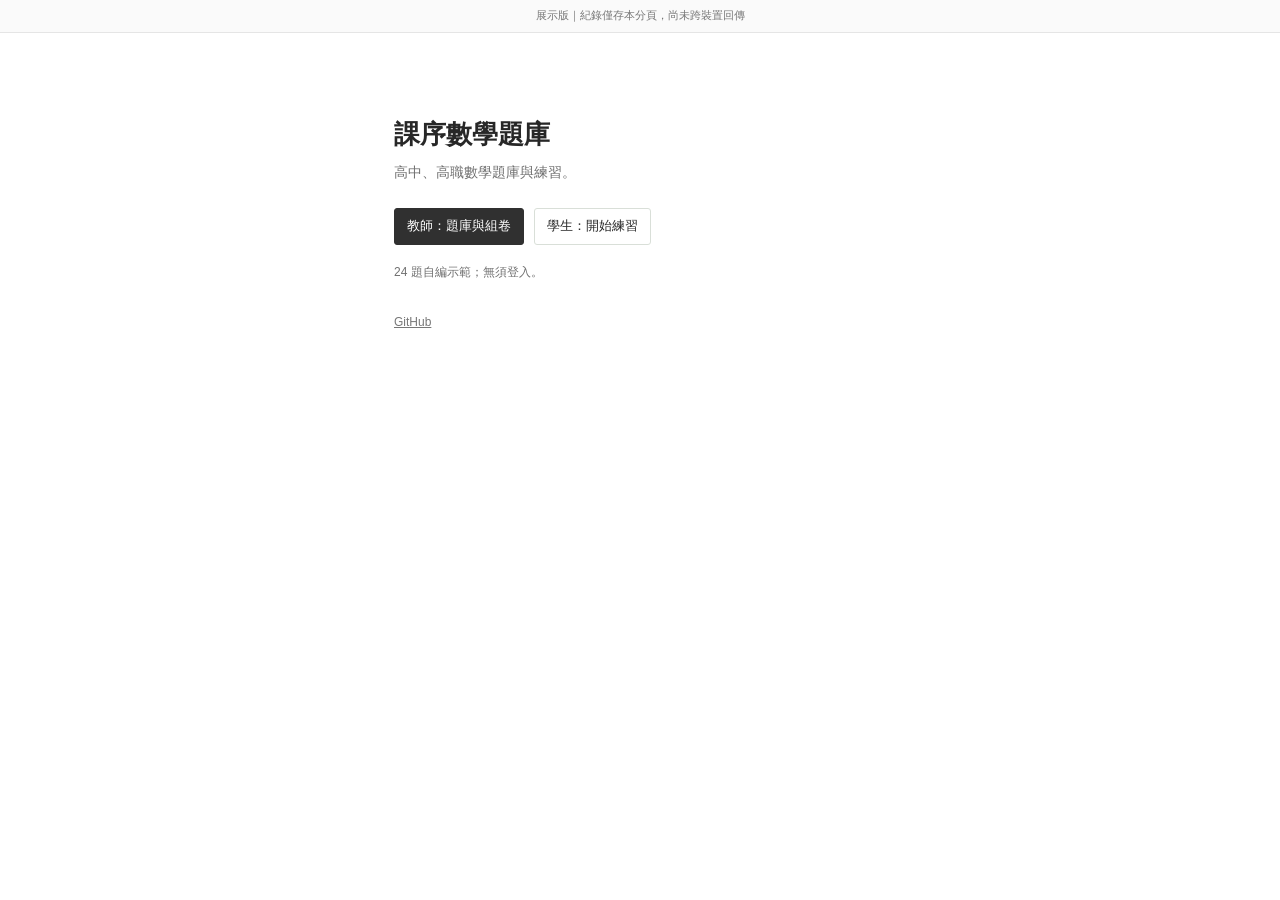
<file: index.html>
<!doctype html>
<html lang="zh-Hant"><head><meta charset="utf-8"><meta name="viewport" content="width=device-width,initial-scale=1"><meta name="description" content="課序家教數學題庫公開展示：教師組卷與學生練習介面，不提供真實登入或交卷。"><title>課序 · 家教數學題庫展示</title><link rel="icon" href="data:,"><link rel="stylesheet" href="./assets/base.css"><link rel="stylesheet" href="./assets/demo.css?v=results-1"><link rel="stylesheet" href="./assets/katex/katex.min.css"><script defer src="./assets/katex/katex.min.js"></script><script defer src="./assets/katex/contrib/auto-render.min.js"></script><script defer src="./assets/dispatch-state.js?v=results-1"></script><script defer src="./assets/dispatch-ui.js?v=results-1"></script><script defer src="./assets/self-practice.js?v=results-1"></script><script defer src="./assets/results-ui.js?v=results-1"></script><script defer src="./assets/site.js?v=results-1"></script></head><body data-page="home" data-root="./"><div id="app"></div><noscript>本展示需啟用JavaScript，未提供真實帳號及交卷。</noscript></body></html>
</file>
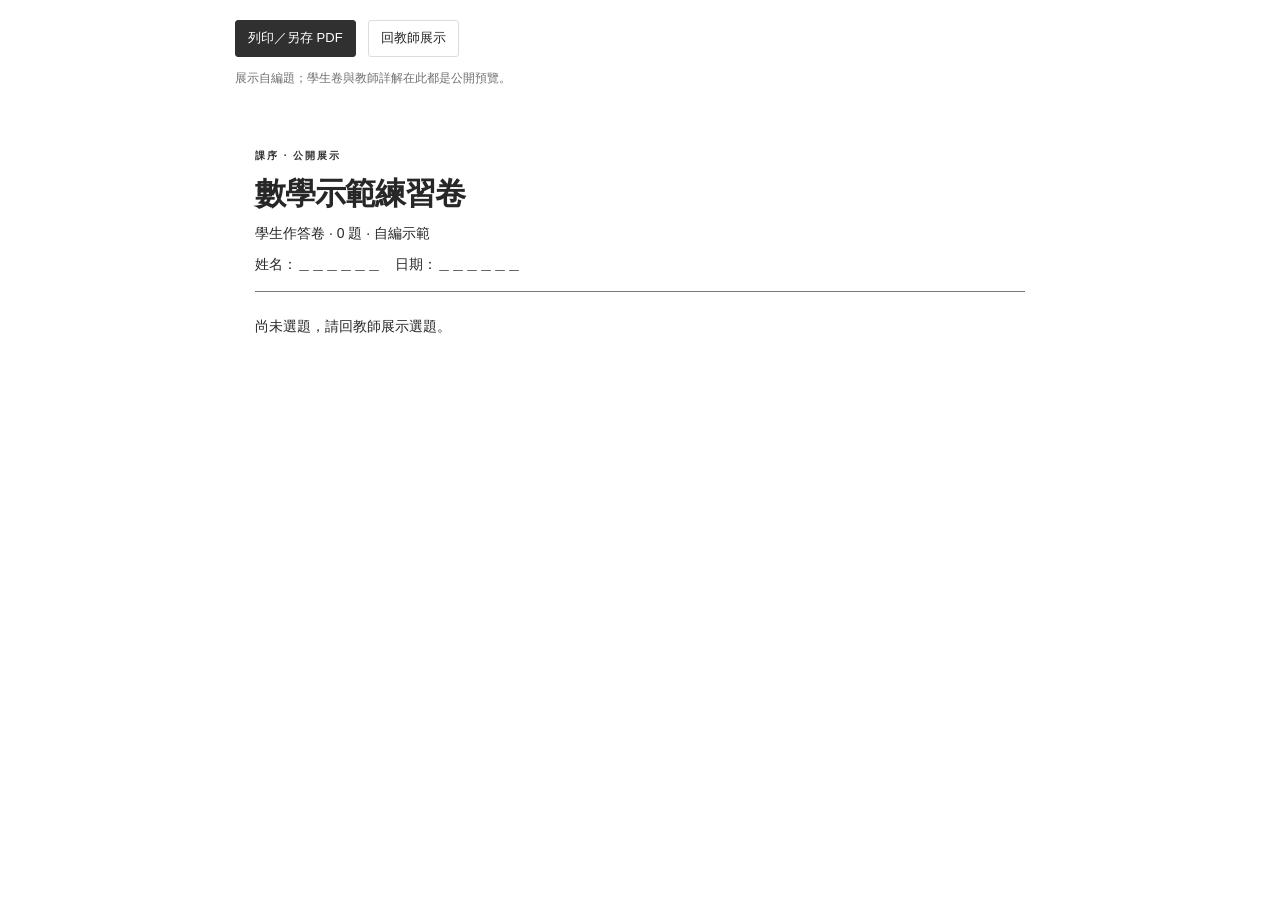
<file: print/index.html>
<!doctype html>
<html lang="zh-Hant"><head><meta charset="utf-8"><meta name="viewport" content="width=device-width,initial-scale=1"><meta name="description" content="課序家教數學題庫公開展示：教師組卷與學生練習介面，不提供真實登入或交卷。"><title>課序 · 示範卷列印</title><link rel="icon" href="data:,"><link rel="stylesheet" href="../assets/base.css"><link rel="stylesheet" href="../assets/demo.css?v=results-1"><link rel="stylesheet" href="../assets/katex/katex.min.css"><script defer src="../assets/katex/katex.min.js"></script><script defer src="../assets/katex/contrib/auto-render.min.js"></script><script defer src="../assets/dispatch-state.js?v=results-1"></script><script defer src="../assets/dispatch-ui.js?v=results-1"></script><script defer src="../assets/self-practice.js?v=results-1"></script><script defer src="../assets/results-ui.js?v=results-1"></script><script defer src="../assets/site.js?v=results-1"></script></head><body data-page="print" data-root="../"><div id="app"></div><noscript>本展示需啟用JavaScript，未提供真實帳號及交卷。</noscript></body></html>
</file>
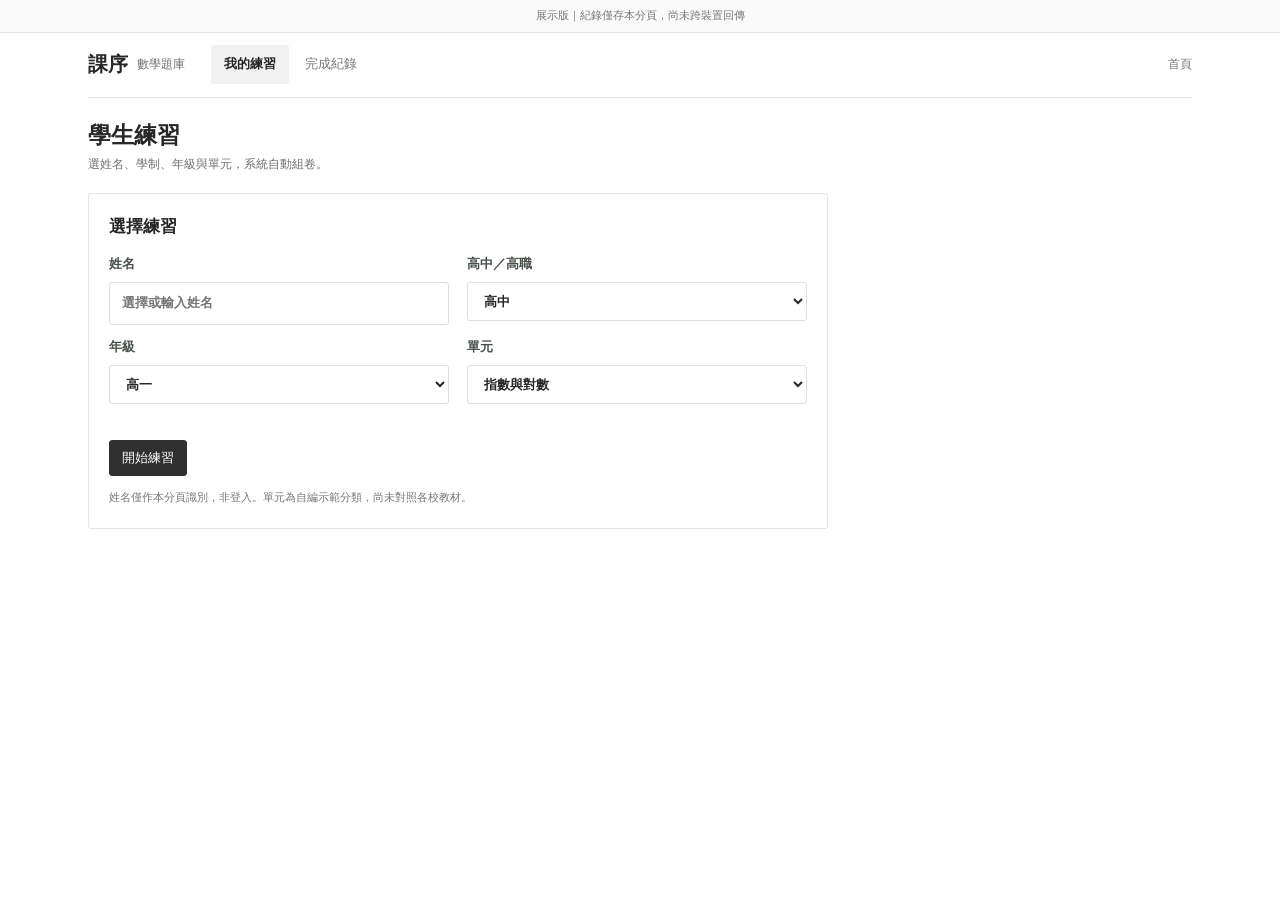
<file: student/index.html>
<!doctype html>
<html lang="zh-Hant"><head><meta charset="utf-8"><meta name="viewport" content="width=device-width,initial-scale=1"><meta name="description" content="課序家教數學題庫公開展示：教師組卷與學生練習介面，不提供真實登入或交卷。"><title>課序 · 學生展示</title><link rel="icon" href="data:,"><link rel="stylesheet" href="../assets/base.css"><link rel="stylesheet" href="../assets/demo.css?v=results-1"><link rel="stylesheet" href="../assets/katex/katex.min.css"><script defer src="../assets/katex/katex.min.js"></script><script defer src="../assets/katex/contrib/auto-render.min.js"></script><script defer src="../assets/dispatch-state.js?v=results-1"></script><script defer src="../assets/dispatch-ui.js?v=results-1"></script><script defer src="../assets/self-practice.js?v=results-1"></script><script defer src="../assets/results-ui.js?v=results-1"></script><script defer src="../assets/site.js?v=results-1"></script></head><body data-page="student" data-root="../"><div id="app"></div><noscript>本展示需啟用JavaScript，未提供真實帳號及交卷。</noscript></body></html>
</file>
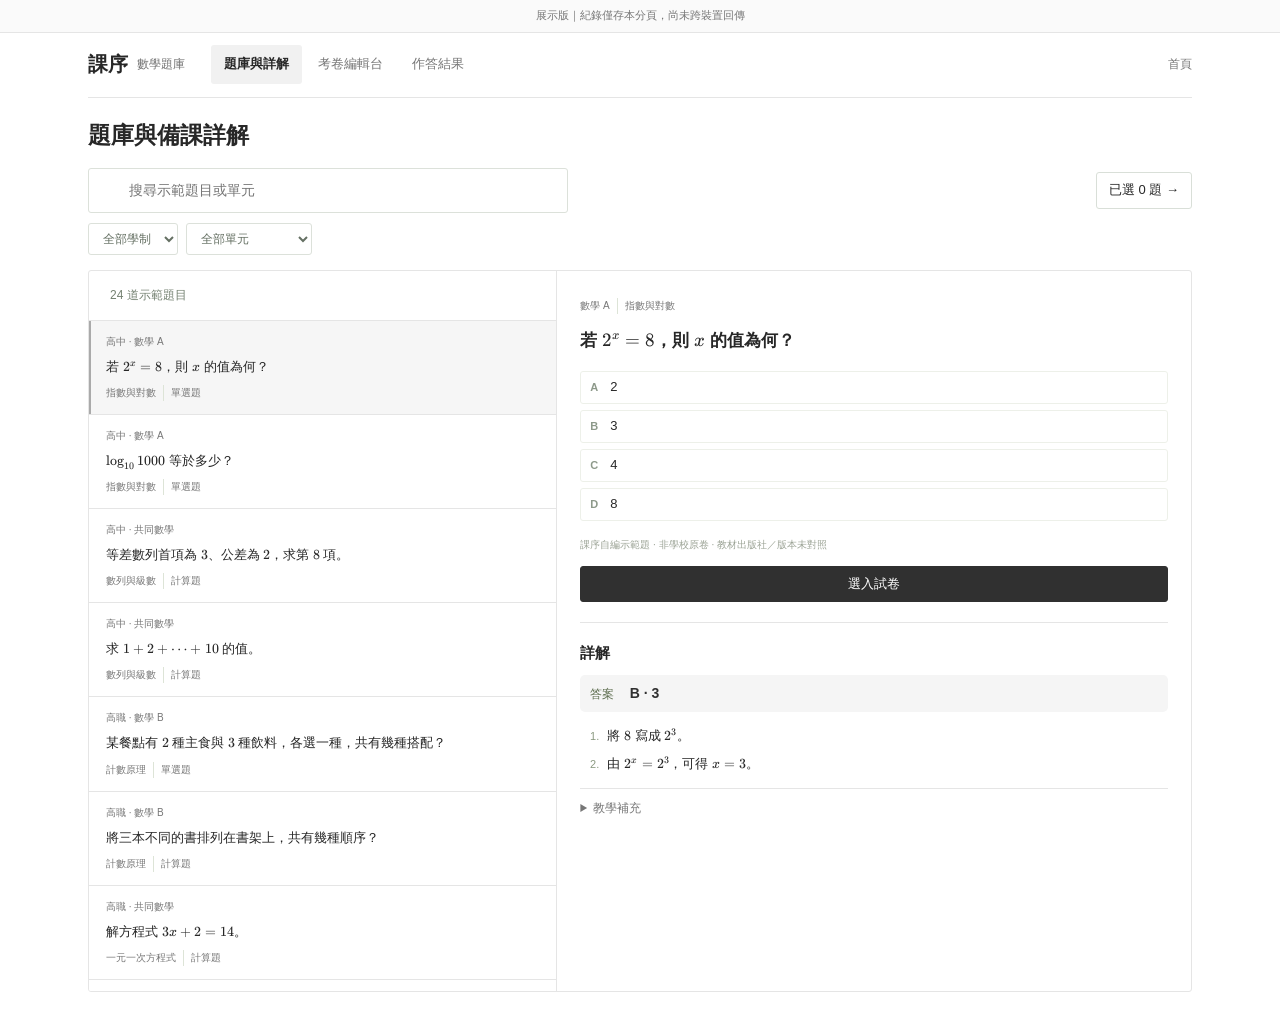
<file: teacher/index.html>
<!doctype html>
<html lang="zh-Hant"><head><meta charset="utf-8"><meta name="viewport" content="width=device-width,initial-scale=1"><meta name="description" content="課序家教數學題庫公開展示：教師組卷與學生練習介面，不提供真實登入或交卷。"><title>課序 · 教師展示</title><link rel="icon" href="data:,"><link rel="stylesheet" href="../assets/base.css"><link rel="stylesheet" href="../assets/demo.css?v=results-1"><link rel="stylesheet" href="../assets/katex/katex.min.css"><script defer src="../assets/katex/katex.min.js"></script><script defer src="../assets/katex/contrib/auto-render.min.js"></script><script defer src="../assets/dispatch-state.js?v=results-1"></script><script defer src="../assets/dispatch-ui.js?v=results-1"></script><script defer src="../assets/self-practice.js?v=results-1"></script><script defer src="../assets/results-ui.js?v=results-1"></script><script defer src="../assets/site.js?v=results-1"></script></head><body data-page="teacher" data-root="../"><div id="app"></div><noscript>本展示需啟用JavaScript，未提供真實帳號及交卷。</noscript></body></html>
</file>
<file: assets/base.css>
:root{--ink:#232b3b;--muted:#76808a;--paper:#fff;--canvas:#f6f6f2;--line:#e4e7e1;--green:#29594b;--green-soft:#eaf2ed;--indigo:#2b3553;--sand:#edeae1;--radius:9px;--font:Arial,"PingFang TC","Noto Sans TC","Microsoft JhengHei",sans-serif}
*{box-sizing:border-box}body{margin:0;font-family:var(--font);font-size:14px;color:var(--ink);background:var(--canvas);line-height:1.6}button,input,textarea,select{font:inherit}button,a,input,select,textarea{-webkit-tap-highlight-color:transparent}button,a{touch-action:manipulation}button{cursor:pointer}button:disabled{opacity:.48;cursor:not-allowed}a{color:inherit;text-decoration:none}h1,h2,h3,p{margin:0}h1{font-size:31px;line-height:1.3;letter-spacing:-1px}h2{font-size:20px;line-height:1.5}h3{font-size:16px;line-height:1.6}small{font-size:12px;color:var(--muted)}button:focus-visible,a:focus-visible{outline:3px solid #82b6a3;outline-offset:3px}input:focus,textarea:focus,select:focus{outline:2px solid #82b6a3;outline-offset:1px}input,textarea,select{border:1px solid #dce1da;border-radius:6px;background:#fff;color:var(--ink);padding:10px 12px;min-width:0;max-width:100%;width:100%;line-height:1.6}input[type=checkbox],input[type=radio]{width:17px;height:17px;accent-color:var(--green);flex:none;padding:0}textarea{resize:vertical}label{display:flex;flex-direction:column;gap:7px;color:#465048;font-size:13px;font-weight:600;margin:0 0 18px}form label:last-of-type{margin-bottom:20px}.button{display:inline-flex;align-items:center;justify-content:center;gap:8px;min-height:40px;padding:9px 15px;border:1px solid #d9dfd8;border-radius:6px;background:white;color:var(--ink);font-weight:600;font-size:13px;white-space:nowrap}.button:hover:not(:disabled){background:#f1f4ef;border-color:#aabcb0}.button.primary{color:white;background:var(--green);border-color:var(--green)}.button.primary:hover:not(:disabled){background:#1f473b}.button.full{width:100%}.icon-button{padding:8px;display:inline-flex;align-items:center;justify-content:center;border:1px solid transparent;border-radius:6px;background:transparent;color:var(--muted)}.icon-button:hover{background:#eff2ec;color:var(--ink)}.text-button{display:inline-flex;align-items:center;gap:6px;border:0;background:transparent;color:var(--green);padding:7px 0;font-size:13px;font-weight:600}.eyebrow{display:block;font-family:'DM Sans',Arial,sans-serif;font-size:10px;letter-spacing:2px;font-weight:700;color:var(--green);margin-bottom:10px}.badge{display:inline-flex;align-items:center;gap:4px;padding:3px 8px;border-radius:4px;color:#53605a;background:#eff1eb;font-size:11px;white-space:nowrap;font-weight:500}.badge.green{background:var(--green-soft);color:var(--green)}.badge.muted{background:#f0f1ed;color:#798178}.badge.amber{background:#f9edcf;color:#977329}.notice{padding:12px 15px;border-radius:6px;font-size:13px;border:1px solid #f0d3ce;color:#973e33;background:#fff2ef;margin:0 0 16px;overflow-wrap:anywhere;display:flex;align-items:center;gap:8px}.notice.success{color:#285944;background:#edf6ef;border-color:#d2e6d7}.notice.info{color:#5e685d;background:#f2f3eb;border-color:#e0e4d6}.muted-text{color:var(--muted);font-size:13px;margin:8px 0 18px;line-height:1.8}.math-text{white-space:pre-wrap;overflow-wrap:anywhere}.math-text .katex{font-size:1.1em}.math-text .katex-display{overflow-x:auto;max-width:100%;padding:3px 0}.loading{display:flex;align-items:center;justify-content:center;gap:12px;min-height:250px;color:var(--muted)}.spinner{display:inline-block;width:21px;height:21px;border:2px solid #d6e0d8;border-top-color:var(--green);border-radius:50%;animation:spin .8s linear infinite}@keyframes spin{to{transform:rotate(360deg)}}.loading-shell{max-width:600px;margin:15vh auto;padding:24px}.empty{text-align:center;padding:50px 24px;color:#a5afa5}.empty h3{color:#536155;margin:14px 0 7px;font-size:16px}.empty p{color:#879187;font-size:13px;max-width:390px;margin:auto;line-height:1.8}.empty .text-button{display:flex;margin:12px auto 0}.brand{display:flex;align-items:center;gap:12px;font-size:24px;line-height:1.25;font-weight:700;letter-spacing:1px}.brand small{display:block;font-size:10px;letter-spacing:2px;margin-top:7px;font-weight:400}.brand-icon{display:flex;align-items:center;justify-content:center;width:43px;height:43px;border:1px solid #d8dfd4;border-radius:10px;color:var(--green);background:#fff}
.workspace{display:flex;min-height:100vh}.sidebar{width:226px;flex:none;position:fixed;inset:0 auto 0 0;background:#fff;border-right:1px solid var(--line);display:flex;flex-direction:column;padding:35px 21px 20px;z-index:30}.sidebar .brand{margin-left:4px}.sidebar-caption{font-family:'DM Sans',Arial,sans-serif;font-size:9px;letter-spacing:1.7px;color:#97a096;margin:52px 12px 15px}.sidebar nav{display:flex;flex-direction:column;gap:5px}.sidebar nav button{display:flex;align-items:center;gap:12px;border:none;background:transparent;color:#737d75;text-align:left;border-radius:6px;padding:12px 13px;font-size:13px;min-height:45px;position:relative}.sidebar nav button.active{color:var(--green);background:var(--green-soft);font-weight:600}.sidebar nav button:hover{background:#f3f5f0}.nav-arrow{margin-left:auto}.sidebar-bottom{display:flex;gap:10px;align-items:center;margin-top:auto;padding-top:20px;border-top:1px solid var(--line)}.avatar{width:33px;height:33px;display:flex;align-items:center;justify-content:center;border-radius:50%;background:#f0ede3;font-size:12px;color:#7a755f;font-weight:700}.sidebar-bottom strong{font-size:12px;max-width:100px;overflow:hidden;text-overflow:ellipsis;display:block}.sidebar-bottom small{display:block;font-size:10px}.sidebar-bottom button{margin-left:auto;background:transparent;border:none;padding:5px;color:#7d877d}.main{margin-left:226px;width:calc(100% - 226px);padding:42px 42px 70px;max-width:1800px}.mobile-bar,.sidebar-scrim{display:none}.page-heading{display:flex;align-items:center;justify-content:space-between;gap:20px;margin-bottom:29px}.page-heading p{color:var(--muted);font-size:13px;margin-top:10px}.page-heading .eyebrow{margin-bottom:11px}.stat-strip{display:grid;grid-template-columns:repeat(4,1fr);border-top:1px solid var(--line);border-bottom:1px solid var(--line);padding:17px 0;margin-bottom:28px}.stat-strip>div{padding-left:23px;border-right:1px solid var(--line);display:flex;align-items:center;justify-content:space-between;padding-right:25px}.stat-strip>div:first-child{padding-left:0}.stat-strip>div:last-child{border-right:0}.stat-strip span{font-size:12px;color:var(--muted)}.stat-strip strong{font-size:25px;font-family:'DM Sans',Arial,sans-serif;font-weight:500;line-height:1.3}.stat-strip small{font-family:var(--font);font-size:10px;margin-left:5px;color:#97a096}.library-toolbar{display:flex;align-items:center;justify-content:space-between;gap:15px;margin-bottom:12px}.search-field{display:flex;align-items:center;gap:10px;flex:1;max-width:480px;position:relative}.search-field svg{position:absolute;left:13px;color:#869386}.search-field input{padding-left:40px}.filter-row{display:flex;gap:8px;flex-wrap:wrap;margin-bottom:22px}.filter-row select{font-size:12px;padding:7px 10px;width:auto;max-width:220px;color:#657063}.library-layout{display:grid;grid-template-columns:minmax(260px,.94fr) minmax(320px,1.06fr);border:1px solid var(--line);border-radius:9px;background:#fff;overflow:hidden;min-height:630px}.question-list{border-right:1px solid var(--line);max-height:900px;overflow-y:auto}.section-label{padding:15px 21px;border-bottom:1px solid var(--line);font-size:12px;color:#748171;display:flex;justify-content:space-between;gap:10px}.section-label span{font-size:10px;color:#a2aba0}.question-row{display:block;width:100%;padding:20px 21px;text-align:left;border:0;border-bottom:1px solid var(--line);background:#fff;position:relative;color:var(--ink)}.question-row:hover{background:#f7f9f5}.question-row.active{background:#f1f6f0}.question-row.active:before{content:'';position:absolute;inset:0 auto 0 0;width:3px;background:var(--green)}.row-meta{display:flex;align-items:center;justify-content:space-between;gap:10px;font-size:10px;color:#81907f;margin-bottom:11px}.question-row>strong{font-weight:500;font-size:14px;display:-webkit-box;-webkit-line-clamp:2;-webkit-box-orient:vertical;overflow:hidden;line-height:1.9}.row-tags{display:flex;align-items:center;gap:7px;flex-wrap:wrap;font-size:10px;color:#909a8c;margin-top:12px}.row-tags>span:not(.badge){border-right:1px solid #dde4d7;padding-right:7px}.row-tags>span:last-child{border-right:none;padding-right:0}.selected-tag{color:var(--green);display:inline-flex;align-items:center;gap:3px}.question-detail{padding:26px 30px}.detail-top{display:flex;align-items:center;justify-content:space-between;gap:12px;margin-bottom:18px}.detail-top .row-tags{margin:0}.question-detail h2{font-size:18px;line-height:1.9;font-weight:600;margin-bottom:20px}.option-list{display:flex;flex-direction:column;gap:9px;margin-bottom:20px}.option-list>div{display:flex;gap:12px;padding:8px 10px;border:1px solid #edf0e9;border-radius:5px;font-size:13px;align-items:baseline}.option-list>div>span:first-child{font-family:'DM Sans',Arial;color:#8d998a;font-size:11px;font-weight:700}.source-reference{font-size:11px;color:#9ba395;line-height:1.9;margin:20px 0}.solution-block{border-top:1px solid var(--line);margin-top:28px;padding-top:26px}.solution-block .eyebrow{font-size:9px;color:#8b9983}.solution-block h3{font-size:17px;margin-bottom:17px}.answer-line{padding:10px 14px;background:#f1f5ee;color:#607052;font-size:12px;border-radius:5px;margin:8px 0 15px}.answer-line strong{margin-left:12px;color:var(--green);font-size:14px}.solution-block ol{padding-left:22px;font-size:13px;line-height:2.1;margin:18px 0 25px}.solution-block li{padding-left:5px;margin-bottom:9px}.solution-block li::marker{color:#8b9a81;font-family:'DM Sans',Arial;font-size:11px}.solution-block dl{font-size:12px;line-height:1.9;margin:0}.solution-block dt{font-weight:600;color:#64735c;margin-top:17px}.solution-block dd{margin:4px 0 0;color:#7b8473}.panel{background:#fff;border:1px solid var(--line);border-radius:var(--radius);padding:25px}.panel>h2{margin-bottom:17px}.panel-heading{display:flex;align-items:center;justify-content:space-between;gap:15px;margin-bottom:20px}.panel-heading h2{font-size:18px}.builder-layout{display:grid;grid-template-columns:minmax(0,1.2fr) minmax(0,.8fr);gap:22px;align-items:start}.ordered-list{margin:15px 0 25px}.ordered-row{display:flex;align-items:start;gap:13px;padding:18px 0;border-top:1px solid var(--line)}.ordered-row .number{font-family:'DM Sans',Arial;font-size:11px;color:#93a18e;padding-top:4px}.ordered-row>div:nth-child(2){min-width:0;flex:1}.ordered-row strong{font-size:13px;font-weight:500;line-height:1.8;display:-webkit-box;-webkit-line-clamp:3;-webkit-box-orient:vertical;overflow:hidden}.ordered-row small{display:block;margin-top:7px;font-size:10px}.order-actions{display:flex;align-items:center;gap:3px}.order-actions button{display:flex;align-items:center;justify-content:center;border:0;border-radius:4px;padding:6px;background:#f4f6f1;color:#71836a}.order-actions button:hover{background:#e7eee2}.paper-entry{padding:19px 0;border-top:1px solid var(--line)}.paper-entry h3{font-size:14px;margin-bottom:5px}.paper-entry p{font-size:13px;margin:5px 0}.paper-entry small{font-size:11px}.pdf-links{display:flex;gap:8px;flex-wrap:wrap;margin-top:13px}.pdf-links .button{font-size:11px;padding:7px 10px;min-height:34px}.review-panel{margin-top:24px}.submission-row{display:flex;align-items:center;gap:12px;justify-content:space-between;width:100%;text-align:left;background:transparent;border:0;border-top:1px solid var(--line);padding:18px 0;color:var(--ink)}.submission-row>div{flex:1;min-width:0}.submission-row strong{font-size:13px}.submission-row strong span{margin-left:12px;font-weight:400;color:#73816f}.submission-row small{display:block;margin-top:4px}.submission-row:hover{background:#f7f9f4}.source-table{border:1px solid var(--line);border-radius:9px;background:#fff;overflow:hidden}.source-row{display:flex;align-items:center;gap:21px;padding:23px 26px;border-bottom:1px solid var(--line)}.source-row:last-child{border-bottom:0}.source-icon{height:50px;width:43px;background:#f2f4ed;border-radius:6px;display:flex;align-items:center;justify-content:center;color:#809174;flex:none}.source-row>div:nth-child(2){flex:1;min-width:0}.source-row h3{font-size:15px}.source-row p{font-size:12px;color:#7c8876;margin:3px 0}.source-row small{font-size:11px;display:block;line-height:1.8}.source-row .row-tags{margin-top:8px}.source-actions{display:flex;flex-direction:column;align-items:end;gap:5px}.upload-source{margin-top:25px}.form-grid{display:grid;grid-template-columns:1fr 1fr;gap:0 18px}.span2{grid-column:1/-1}.modal-backdrop{position:fixed;inset:0;z-index:50;background:#1e2d2680;display:flex;align-items:start;justify-content:center;padding:35px 20px;overflow-y:auto;backdrop-filter:blur(3px)}.modal{width:min(740px,100%);background:#fff;padding:28px;border-radius:12px;box-shadow:0 20px 100px #14221940}.modal>header{display:flex;align-items:start;justify-content:space-between;gap:15px;margin-bottom:25px}.modal header .eyebrow{font-size:9px}.modal-footer{border-top:1px solid var(--line);padding-top:20px;display:flex;justify-content:end;gap:10px}.review-answers>div{border-top:1px solid var(--line);padding:17px 0}.review-answers strong{font-size:12px;color:var(--green)}.review-answers p{font-size:13px;margin:8px 0}.attachment-list{display:flex;flex-direction:column;gap:8px;margin:16px 0}.attachment{display:flex;align-items:center;gap:10px;border:1px solid var(--line);border-radius:6px;padding:11px 13px;color:#617157;font-size:12px}.attachment span{flex:1;overflow-wrap:anywhere}.attachment small{display:block;font-size:10px}
.auth-page{min-height:100vh;display:grid;grid-template-columns:1fr 1fr}.auth-story{background:#eef0e8;padding:43px 55px;display:flex;flex-direction:column;min-height:100vh}.auth-story-content{margin:auto 0;padding:55px 0;max-width:430px}.auth-story-content .eyebrow{font-size:10px;color:#83917a;margin-bottom:28px}.auth-story-content h1{font-size:45px;line-height:1.5;font-weight:500;letter-spacing:1px;color:#2e473e}.auth-story-content>p{font-size:14px;line-height:1.95;color:#7c8875;margin:23px 0 39px;max-width:360px}.auth-feature{display:flex;align-items:center;gap:15px;padding:19px 0;border-top:1px solid #d9dfd1;color:#7e9170}.auth-feature strong{font-size:13px;font-weight:600;display:block;color:#52644c;margin-bottom:4px}.auth-feature span{font-size:11px;color:#8f9b84}.auth-note{font-size:10px;color:#98a08f;display:flex;gap:7px;align-items:center}.auth-form-section{display:flex;align-items:center;justify-content:center;padding:45px;background:#fff}.auth-form-wrap{width:100%;max-width:355px}.auth-form-wrap h2{font-size:28px;margin-bottom:11px;font-weight:600}.auth-form-wrap>p{font-size:12px;color:#8b9685;line-height:1.9;margin-bottom:29px}.auth-form-wrap form{margin-top:25px}.auth-form-wrap label{font-size:12px;gap:8px}.auth-form-wrap input{padding:12px}.auth-form-wrap .button{margin-top:8px;min-height:46px;justify-content:space-between;padding:12px 17px}.auth-form-wrap .auth-footnote{margin-top:28px;font-size:10px;color:#a4ac9e;line-height:1.8}.segmented{display:inline-flex;border:1px solid var(--line);background:#f2f4ee;border-radius:6px;padding:3px;gap:3px}.segmented button{border:0;background:transparent;padding:8px 19px;color:#84917b;font-size:12px;border-radius:4px;min-height:35px}.segmented button.active{background:#fff;color:var(--green);box-shadow:0 1px 4px #2036220d;font-weight:600}.auth-form-wrap>.segmented{display:flex}.auth-form-wrap>.segmented button{flex:1}.assignment-header{border:1px solid var(--line);background:#fff;border-radius:9px;display:flex;align-items:center;justify-content:space-between;gap:18px;padding:24px 28px;margin-bottom:22px}.assignment-header h2{font-size:21px;margin:10px 0 6px}.assignment-header p{color:#8b9784;font-size:12px}.practice-toolbar{display:flex;align-items:center;justify-content:space-between;gap:16px;margin-bottom:22px}.practice-toolbar>span{font-size:12px;color:#84917b}.practice-questions{max-width:950px}.practice-question{background:#fff;border:1px solid var(--line);border-radius:9px;padding:28px 30px;margin-bottom:20px}.practice-question-heading{display:flex;align-items:center;gap:13px;color:#87957e;font-size:11px;margin-bottom:20px}.question-number{color:var(--green);font-family:'DM Sans',Arial;font-size:21px;letter-spacing:1px}.unit-tag{margin-left:auto;border:1px solid #e9ede4;border-radius:4px;padding:3px 8px}.practice-question h3{font-weight:500;font-size:17px;line-height:1.95;margin-bottom:23px}.answer-options{display:grid;grid-template-columns:1fr 1fr;gap:10px;margin:16px 0 21px}.answer-options label{display:flex;flex-direction:row;align-items:center;border:1px solid var(--line);border-radius:6px;padding:12px 14px;gap:10px;font-weight:400;font-size:13px;margin:0;cursor:pointer}.answer-options label.chosen{background:var(--green-soft);border-color:#a8c4ae}.answer-options label strong{font-family:'DM Sans',Arial;font-size:12px;color:#849679}.skip-control,.confirmation{flex-direction:row;align-items:center;gap:9px;font-weight:400;font-size:12px;color:#899582;margin-top:16px;cursor:pointer}.submission-footer{display:flex;align-items:center;justify-content:space-between;gap:20px;border-top:1px solid var(--line);padding:21px 0;position:sticky;bottom:0;background:var(--canvas);z-index:5}.submission-footer strong{font-size:13px}.submission-footer p{font-size:10px;color:#99a290;margin-top:6px}.submission-footer>div:last-child{display:flex;gap:9px}.paper-upload>p{font-size:13px;color:#8a9682;line-height:1.9;margin-bottom:24px}.dropzone{position:relative;border:1px dashed #afc2a3;background:#f7f9f3;border-radius:7px;align-items:center;justify-content:center;padding:33px;text-align:center;color:#829777;cursor:pointer;font-weight:400;min-height:190px}.dropzone strong{font-size:14px;color:#5b7450;font-weight:500}.dropzone span{font-size:11px;color:#9aa88f}.dropzone input{position:absolute;inset:0;opacity:0;cursor:pointer}.upload-previews{display:grid;grid-template-columns:repeat(3,1fr);gap:13px;margin:20px 0}.upload-preview{border:1px solid var(--line);border-radius:7px;overflow:hidden;min-width:0}.upload-preview img{display:block;width:100%;height:180px;object-fit:contain;background:#f5f6f2}.pdf-preview{height:180px;display:flex;flex-direction:column;align-items:center;justify-content:center;gap:13px;background:#f5f6f2;color:#8da17c;font-size:12px}.preview-caption{padding:12px}.preview-caption strong{font-size:11px;font-weight:500;overflow-wrap:anywhere;display:block}.preview-caption small{display:block;font-size:10px;margin:3px 0 9px}.confirmation{color:#66765d;font-size:12px;padding:14px;background:#f5f7f1;border-radius:5px;align-items:flex-start}.history-entry{border-bottom:1px solid var(--line);padding:5px 0 27px;margin-bottom:27px}.history-entry:last-child{border-bottom:0;margin-bottom:0}.history-entry .panel-heading{margin-bottom:7px}.history-entry h2{font-size:17px}.student-feedback{display:flex;gap:12px;align-items:start;background:#f1f5ec;padding:16px 18px;border-radius:6px;color:#7c936b;margin:16px 0}.student-feedback strong{font-size:12px;color:#5e774e}.student-feedback p{font-size:13px;color:#76876a;white-space:pre-wrap;margin-top:5px}
.review-solution{font-size:12px;color:#77876d;margin-top:12px}.review-solution summary{cursor:pointer;color:var(--green);font-weight:500;padding:5px 0}.review-solution ol{padding-left:22px;line-height:1.9}.review-solution li{margin-bottom:7px}
@media(min-width:1500px){.main{padding-left:65px;padding-right:65px}.library-layout{grid-template-columns:minmax(350px,.85fr) minmax(420px,1.15fr)}}
@media(max-width:1100px){.sidebar{width:200px;padding-left:15px;padding-right:15px}.main{margin-left:200px;width:calc(100% - 200px);padding:35px 25px 50px}.library-layout{grid-template-columns:minmax(230px,.95fr) minmax(260px,1.05fr)}.question-detail{padding:22px}.question-row{padding:18px}.stat-strip>div{padding-left:12px;padding-right:12px}.stat-strip strong{font-size:22px}.builder-layout{grid-template-columns:1fr 1fr;gap:16px}.panel{padding:20px}.ordered-row{flex-wrap:wrap}.ordered-row .order-actions{margin-left:24px}.auth-story{padding:40px}.auth-story-content h1{font-size:36px}.source-row{padding:20px;gap:15px}}
@media(max-width:800px){.sidebar{transform:translateX(-100%);transition:transform .2s;width:240px}.sidebar.is-open{transform:translateX(0)}.sidebar-scrim{display:block;position:fixed;inset:0;background:#20332755;z-index:20;border:0}.main{margin:0;width:100%;padding:0 22px 45px}.mobile-bar{display:flex;align-items:center;gap:14px;height:65px;border-bottom:1px solid var(--line);margin-bottom:25px}.mobile-bar>strong{font-size:20px;color:var(--green);letter-spacing:2px}.mobile-bar>span{margin-left:auto;font-size:11px;color:#829079}.page-heading{margin-bottom:23px}.page-heading h1{font-size:27px}.page-heading p{font-size:12px}.stat-strip{margin-bottom:22px}.auth-page{grid-template-columns:.9fr 1.1fr}.auth-story{padding:32px}.auth-story-content h1{font-size:31px}.auth-form-section{padding:30px}.source-row{flex-wrap:wrap}.source-actions{flex-direction:row;align-items:center;width:100%;margin-left:58px}.source-actions .button{font-size:11px;min-height:34px}.builder-layout{grid-template-columns:1fr 1fr}.submission-footer{gap:15px}.submission-footer>div:last-child{flex-direction:column}.upload-previews{grid-template-columns:repeat(2,1fr)}}
@media(max-width:600px){body{font-size:13px}.main{padding:0 16px 35px}.page-heading{align-items:start;gap:10px}.page-heading h1{font-size:25px}.page-heading .button{font-size:11px;padding:8px 10px;min-height:37px}.page-heading p{line-height:1.8}.eyebrow{font-size:9px;letter-spacing:1.4px}.stat-strip{grid-template-columns:repeat(4,1fr);padding:14px 0}.stat-strip>div{flex-direction:column;align-items:start;gap:4px;padding-left:12px;padding-right:5px}.stat-strip span{font-size:10px}.stat-strip strong{font-size:22px}.stat-strip small{font-size:9px}.library-toolbar{gap:8px}.library-toolbar .button{font-size:11px;padding:9px;gap:5px}.search-field input{font-size:12px;padding:10px 8px 10px 32px}.search-field svg{left:10px;width:16px}.filter-row{gap:6px;margin-bottom:18px}.filter-row select{max-width:calc(50% - 3px);font-size:11px;flex:1 1 30%;padding:7px}.library-layout{display:flex;flex-direction:column}.question-list{max-height:410px;border-right:0;border-bottom:1px solid var(--line)}.section-label{position:sticky;top:0;background:#fff;z-index:1;padding:12px 16px}.question-row{padding:15px 16px}.question-row>strong{font-size:13px}.row-meta{font-size:9px}.question-detail{padding:22px 19px}.question-detail h2{font-size:17px}.builder-layout{grid-template-columns:1fr;gap:18px}.panel{padding:19px}.ordered-row strong{font-size:12px}.ordered-row .order-actions{margin:0;flex:none}.paper-entry h3{font-size:13px}.pdf-links .button{font-size:11px}.submission-row strong span{display:block;margin-left:0;margin-top:4px;font-size:12px}.submission-row small{font-size:10px}.source-row{padding:19px 16px;gap:12px}.source-row>div:nth-child(2){flex:1;min-width:170px}.source-icon{width:35px;height:45px}.source-row h3{font-size:14px}.source-row p{font-size:11px}.source-row small{font-size:10px}.source-actions{margin-left:47px;gap:12px}.form-grid{gap:0 12px}.form-grid label{font-size:11px}.form-grid label input,.form-grid label select{font-size:12px}.modal-backdrop{padding:15px 10px}.modal{padding:20px 16px}.modal h2{font-size:19px}.modal .form-grid{grid-template-columns:1fr}.modal .span2{grid-column:auto}.auth-page{display:flex;flex-direction:column;min-height:100vh;background:#fff}.auth-story{min-height:0;padding:25px 25px 24px;background:#eef0e8}.auth-story .brand{font-size:21px}.auth-story-content{padding:25px 0 0;max-width:none}.auth-story-content .eyebrow{display:none}.auth-story-content h1{font-size:26px;line-height:1.55;letter-spacing:.5px}.auth-story-content h1 br{display:none}.auth-story-content>p{font-size:11px;margin:10px 0 0;max-width:none}.auth-feature,.auth-note{display:none}.auth-form-section{padding:30px 25px;align-items:start;flex:1}.auth-form-wrap{max-width:420px}.auth-form-wrap h2{font-size:23px}.auth-form-wrap>p{font-size:11px;margin-bottom:20px}.auth-form-wrap label{margin-bottom:16px}.auth-form-wrap .auth-footnote{margin-top:22px}.assignment-header{padding:20px;flex-direction:column;align-items:start;gap:15px}.assignment-header h2{font-size:19px}.assignment-header p{font-size:11px}.assignment-header .button{font-size:12px;width:100%}.practice-toolbar{gap:8px}.segmented button{font-size:11px;padding:7px 13px}.practice-toolbar>span{font-size:10px}.practice-question{padding:21px 18px}.practice-question-heading{gap:9px;font-size:10px}.question-number{font-size:20px}.unit-tag{font-size:9px;max-width:125px;overflow-wrap:anywhere}.practice-question h3{font-size:15px;line-height:1.9}.answer-options{grid-template-columns:1fr;gap:8px}.answer-options label{padding:12px;font-size:12px}.skip-control{font-size:11px}.submission-footer{flex-direction:column;align-items:stretch;padding:16px 0;gap:12px}.submission-footer>div:last-child{flex-direction:row}.submission-footer .button{flex:1;font-size:12px}.submission-footer p{font-size:10px}.dropzone{padding:23px 15px;min-height:170px}.dropzone strong{font-size:13px}.dropzone span{font-size:10px}.upload-previews{grid-template-columns:1fr 1fr;gap:9px}.upload-preview img,.pdf-preview{height:150px}.preview-caption{padding:9px}.preview-caption strong{font-size:10px}.confirmation{font-size:11px;padding:12px}.history-entry .panel-heading{align-items:start}.history-entry h2{font-size:15px}.history-entry .badge{font-size:10px}.notice{font-size:11px;padding:11px 12px;line-height:1.8}.empty{padding:35px 18px}.empty p{font-size:12px}}
@media(prefers-reduced-motion:reduce){*{scroll-behavior:auto!important;animation:none!important;transition:none!important}}
</file>
<file: assets/demo.css>
:root{--ink:#272727;--muted:#707070;--canvas:#fff;--line:#e5e5e5;--green:#303030;--green-soft:#f2f2f2;--radius:3px}
body{background:white;color:var(--ink)}
.demo-banner{border-bottom:1px solid var(--line);background:#fafafa;color:#777;font-size:11px;padding:7px 20px;text-align:center}
.site-wrap{max-width:1160px;margin:auto;padding:0 28px}
.site-header{display:flex;align-items:center;gap:26px;min-height:65px;border-bottom:1px solid var(--line)}
.site-header .brand{font-size:20px;letter-spacing:0;gap:9px;white-space:nowrap}
.site-header .brand span{font-size:12px;font-weight:400;color:var(--muted)}
.site-nav{display:flex;gap:3px;align-self:stretch;align-items:center}
.site-nav button{border:0;background:transparent;color:#777;padding:9px 13px;font-size:13px;border-radius:3px}
.site-nav button.active{background:#f1f1f1;color:#272727;font-weight:600}
.home-link{font-size:12px;color:#777;margin-left:auto}
.main{margin:0;width:100%;max-width:none;padding:23px 0 35px}
.page-heading{margin-bottom:18px;gap:10px}
.page-heading h1{font-size:23px;letter-spacing:0;font-weight:600}
.page-heading p{font-size:12px;margin-top:5px}
.button{border-radius:3px;min-height:36px;padding:7px 12px;font-weight:500;box-shadow:none}
.button.primary{background:#303030;border-color:#303030}
.button.primary:hover:not(:disabled){background:#4b4b4b}
input,select,textarea,.badge,.segmented{border-radius:3px}
.simple-home{max-width:540px;margin:85px auto;padding:0 24px}
.simple-home h1{font-size:26px;letter-spacing:0;font-weight:600}
.simple-home>p{color:var(--muted);font-size:14px;margin:10px 0 24px}
.home-actions{display:flex;gap:10px;flex-wrap:wrap}
.simple-home .home-note{font-size:12px;margin:18px 0 28px}
.repo-link{font-size:12px;color:#777;text-decoration:underline}
.library-toolbar{margin-bottom:10px}.filter-row{margin-bottom:15px}
.library-layout{border-radius:3px;min-height:0;grid-template-columns:minmax(260px,.85fr) minmax(320px,1.15fr)}
.question-list{max-height:720px}.question-row{padding:13px 17px}
.question-row.active{background:#f6f6f6}.question-row.active:before{background:#aaa;width:2px}
.row-meta{margin-bottom:6px;color:#777}.row-meta .badge{display:none}
.question-row>strong{font-size:13px;line-height:1.7}.row-tags{margin-top:7px;font-size:10px;color:#777}
.question-detail{padding:20px 23px}.question-detail h2{font-size:17px;line-height:1.8;margin:12px 0 15px}
.option-list{gap:6px;margin-bottom:14px}.option-list>div{padding:5px 9px;border-radius:3px}
.source-reference{font-size:10px;margin:12px 0}
.solution-block{margin-top:20px;padding-top:18px}.solution-block h3{font-size:15px;margin-bottom:10px}
.answer-line{background:#f5f5f5;padding:7px 10px;margin:0 0 12px}
.solution-block ol{margin:12px 0;line-height:1.8}.solution-block li{margin-bottom:5px}
.teaching-notes{color:#777;font-size:12px;border-top:1px solid var(--line);padding-top:10px}
.teaching-notes summary{cursor:pointer}.teaching-notes dt{margin-top:9px}
.panel,.assignment-header,.practice-question{border-radius:3px;padding:20px}
.assignment-header{margin-bottom:15px;padding:15px 20px}.assignment-header h2{font-size:18px;margin:6px 0}
.practice-toolbar{margin-bottom:15px}.practice-toolbar .segmented .button{border:0;background:transparent;font-size:12px;min-height:32px}
.practice-toolbar .segmented .active{background:#fff;color:#272727}
.practice-question{margin-bottom:15px}.practice-question-heading{margin-bottom:12px}.question-number{font-size:16px;color:#777}
.practice-question h3{font-size:16px;margin-bottom:15px}.answer-options label{padding:9px 11px;border-radius:3px}
.notice{border-radius:3px;background:#f7f7f7!important;border-color:var(--line)!important;color:#777!important;font-size:12px}
.demo-steps{font-size:13px;line-height:2;padding-left:23px}
.submission-footer{position:static;bottom:auto}
.dispatch-notice{font-size:12px;color:#777;margin-bottom:18px}
.self-select{max-width:740px;margin-bottom:20px}.self-select>h2{font-size:17px;margin-bottom:15px}
.self-form-grid{display:grid;grid-template-columns:1fr 1fr;gap:12px 18px;margin-bottom:16px}.self-form-grid label{margin:0}
.self-note{font-size:11px;color:#777;line-height:1.8;margin-top:12px}.self-settings{max-width:740px;margin-bottom:18px;font-size:12px;color:#777}
.self-settings summary{cursor:pointer}.self-settings[open] summary{margin-bottom:15px}
.panel ol{padding-left:23px;line-height:1.9}
.teacher-result{margin-bottom:16px;overflow-wrap:anywhere}.teacher-result h2{font-size:17px;margin-bottom:8px}
.result-summary{font-size:13px;line-height:1.9;margin:12px 0 8px}.result-question{border-top:1px solid var(--line);padding:12px 0;font-size:13px}
.result-question summary{cursor:pointer}.result-question h3{margin:12px 0;font-size:15px}.result-question .solution-block{margin-top:12px}
.history-entry{padding:12px 0;margin:0;border-top:1px solid var(--line);border-bottom:0}.history-entry h3{font-size:14px;margin-bottom:6px}
#result-name,#result-unit{min-width:130px;max-width:100%;font-size:14px}
.print-actions{margin:20px auto;max-width:850px;display:flex;align-items:center;flex-wrap:wrap;gap:12px;padding:0 20px}
.print-actions p{font-size:12px;color:var(--muted);width:100%}
.print-paper{max-width:850px;padding:40px;margin:20px auto;background:white}
.print-paper header{padding-bottom:16px;margin-bottom:23px;border-bottom:1px solid #777}.print-paper header p{margin-top:8px}
.print-paper article{break-inside:avoid;margin:0 0 28px}.print-paper h2{font-size:18px;line-height:1.9}.print-paper li{line-height:2}
.print-paper .answer-space{height:110px;border-bottom:1px solid #ddd}
.print-paper .solution-block{margin-top:12px;padding:15px;background:#f8f8f8;border:0}
.print-paper .solution-block ol{margin:12px 0}.print-paper .teaching-notes{border:0}
@media(max-width:700px){
 .site-wrap{padding:0 16px}.site-header{flex-wrap:wrap;gap:8px 18px;padding:12px 0 9px;min-height:0}
 .site-header .brand{font-size:19px}.home-link{order:1}.site-nav{order:2;width:100%;gap:2px}
 .site-nav button{padding:7px 10px;font-size:12px}.main{padding:18px 0 28px}
 .self-form-grid{gap:12px}.self-form-grid input,.self-form-grid select{font-size:16px;padding:8px}.self-form-grid label{font-size:12px}.self-select button{width:100%}
 .simple-home{margin:45px auto}.simple-home h1{font-size:24px}.home-actions{flex-direction:column;align-items:stretch}
 .page-heading h1{font-size:21px}.library-layout{display:flex;flex-direction:column}
 .question-list{max-height:280px;border-right:0;border-bottom:1px solid var(--line)}
 .question-row{padding:12px 15px}.question-detail{padding:17px}.question-detail h2{font-size:16px}
 .builder-layout{grid-template-columns:1fr}.panel,.practice-question{padding:17px}
 .dispatch-record{align-items:start;flex-direction:column}.dispatch-actions .button{font-size:12px}
 .assignment-header{flex-direction:column;align-items:start;gap:10px}.assignment-header .button{width:auto}
 .practice-toolbar .segmented .button{font-size:11px;padding:7px 9px}.practice-question h3{font-size:15px}
 .print-paper{padding:18px;margin:12px}.print-paper h1{font-size:24px}
}
@media print{
 @page{size:A4;margin:16mm}.print-actions{display:none}.print-paper{margin:0;padding:0;max-width:none}
 .print-paper h1{font-size:22pt}.print-paper h2{font-size:12pt}.print-paper .solution-block{font-size:11pt}
 .print-paper .teaching-notes{display:block}.print-paper .teaching-notes>dl{display:block!important}
}
</file>
